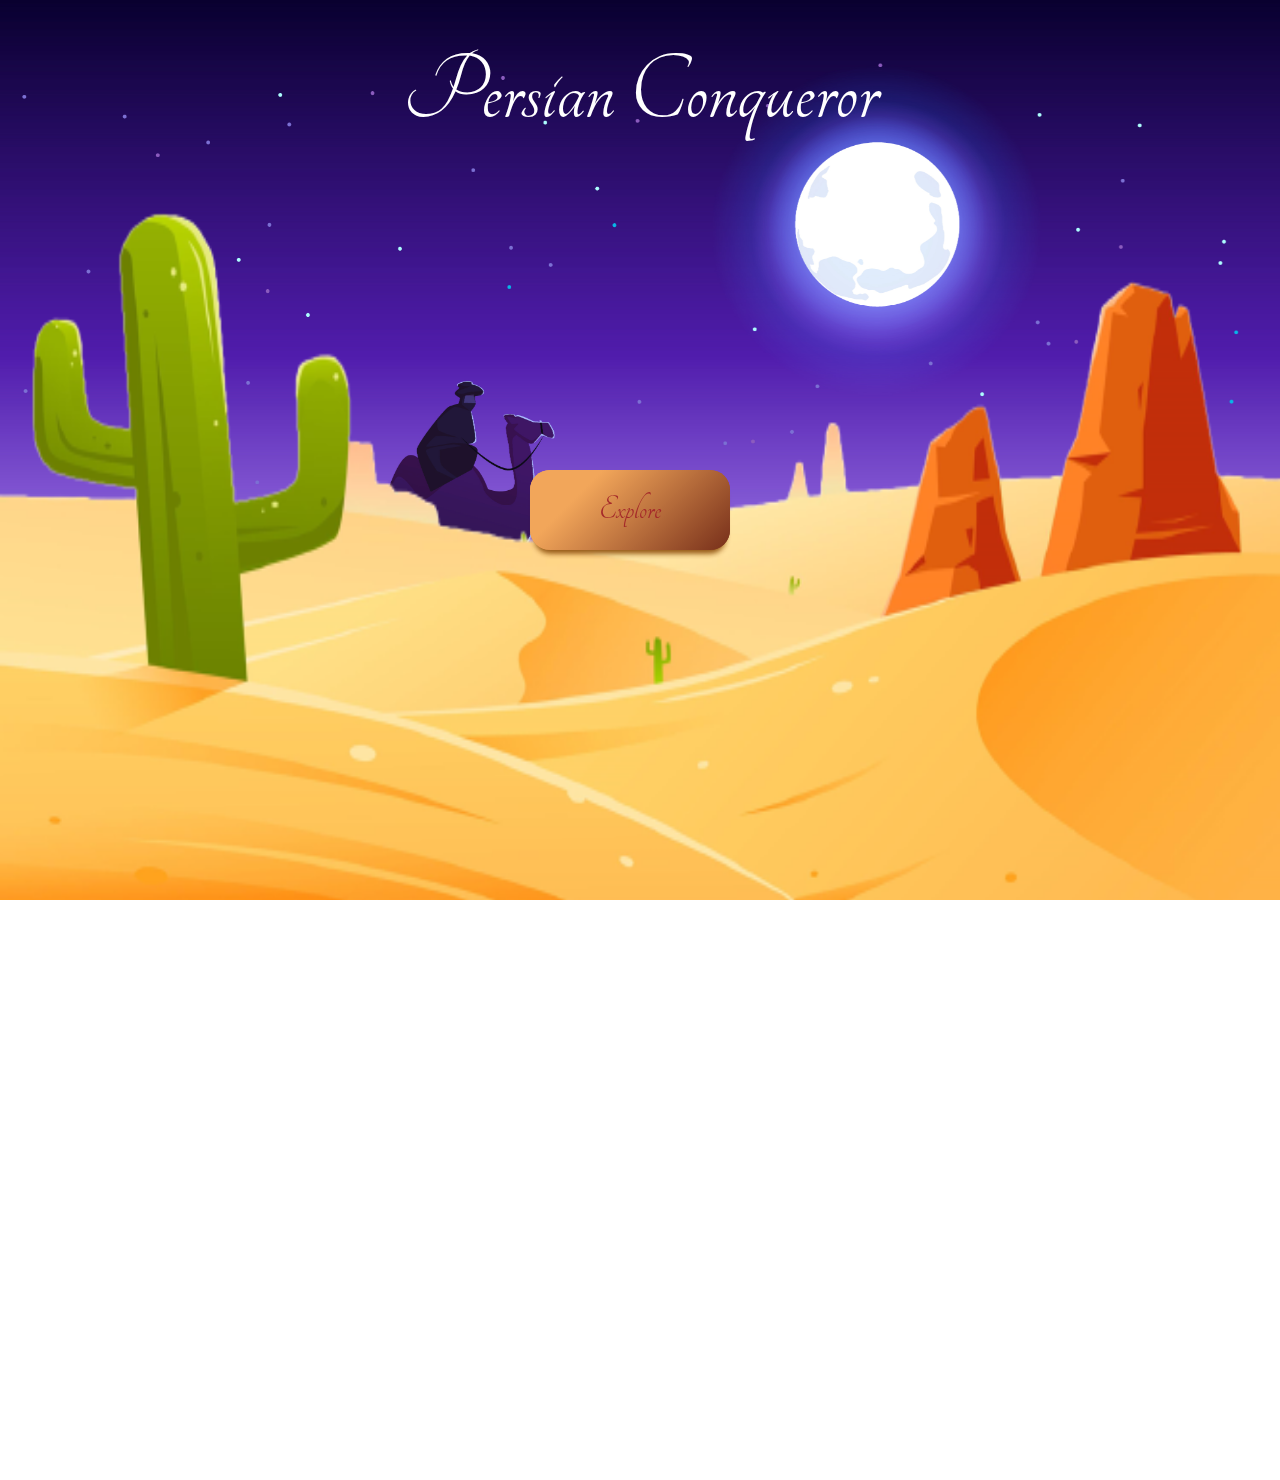
<file: Devsnest-Hackathon--main/index.html>
<!DOCTYPE html>
<html lang="en">
  <head>
    <meta charset="UTF-8" />
    <meta name="viewport" content="width=device-width, initial-scale=1.0" />
    <title>Parallax Effect | Pure CSS</title>
    <link rel="stylesheet" href="yo.css" />
  </head>
  <body>
      <div class="heading">
          Persian Conqueror
      </div>
    <div id="container">
      <p>
        Welcome to the game that has cult following of professionals players
        trying to achieve high scores.
      </p>

      <p>
        This platform is a Breakout game in which the player must smash a wall
        of lamps by deflecting the shield from the sword. The sword may move
        horizontally and is controlled with the help of Arrow Keys.
        The player gets 3 lives to start with; a life is lost if the shield hits
        the bottom of the screen. When all the lamps have been collected , the
        player advances to a new, harder level. There are 3 levels. As the level
        advances,the quantity of lamps increase. If all lives are lost, the game
        is over. There are special lamps, which give a boost in power if
        collected or may lower the speed of the shield.
      </p>
      <p>
        Moreover, the player can switch to light mode or dark mode according to
        his/her choice.
      </p>
      <p>Help Aladdin to collect all the lamps by clearing all the stages.</p>
      <p>Team 8Bit_coders welcomes you!</p>

      <div class="button-container-1">
        <a href="game.html"
          ><button class="enter" style="color: brown; margin-top: 230px">
            Play Now
          </button></a
        >
      </div>
    </div>

    <div class="button-container-1">
     
        <a id="link" href="#container" style="color: brown">
            <button class="enter">Explore</button>
        </a>
      
    </div>
    <header>
      <div class="clouds"></div>

      <img src="a-removebg-preview.png" />
    </header>
  </body>
</html>
</file>
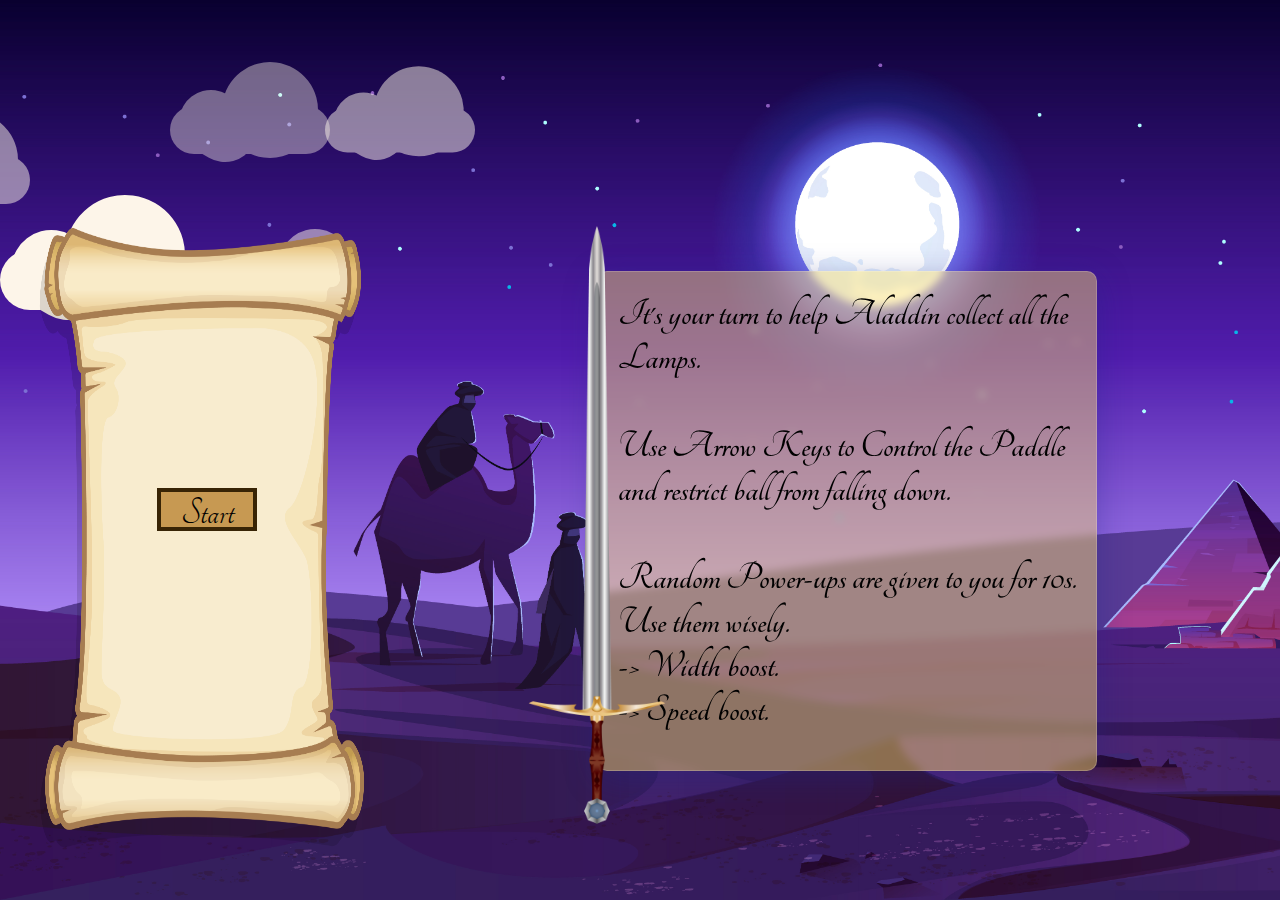
<file: Devsnest-Hackathon--main/game.html>
<!DOCTYPE html>
<html lang="en">
  <head>
    <meta charset="UTF-8" />
    <title>8bitcoders Hackathon Submission</title>

    <link rel="stylesheet" href="game2.css" />
    <style>
      * {
        font-family: "Germania One";
      }

      #gameover {
        z-index: 70;
        position: absolute;
        top: 20px;
        left: 500px;
        width: 610px;
        height: 710px;
        background: rgba(0, 0, 0, 0.5);
        display: none;
      }
      #youwon {
        width: 500px;
        background-color: rgb(199, 121, 58);
        box-shadow: 0 0 10px 10px rgb(209, 143, 37); 
        border: 3px solid Black;
        padding: 10px;
        margin-left: 60px;
        margin-top: 180px;
        display: none;
      }
      #youlose {
        width: 400px;
        text-align: center;
        background-color: rgb(199, 121, 58);
        box-shadow: 0 0 10px 10px rgb(209, 143, 37); 
        padding: 10px;
        border: 3px solid Black;
        height: 100px;
        margin-left: 110px;
        margin-top: 150px;
        display: none;
      }
      #restart {
        text-align: center;
        margin-top: 120px;
        margin-left: 170px;
        cursor: pointer;
        font-size: 1.25em;
        color: #fff;
        padding: 10px;
        width: 50%;
        background-color: rgb(41, 41, 41);
      }
      #restart:hover{
        background-color: black;
        box-shadow: 0 0 10px 10px rgb(209, 143, 37); 
      }
    </style>
  </head>
  <body>
    <div id="gameover">
      <div id="youwon">Congratulations! You Won!</div>
      <div id="youlose">Sorry! You Lose!</div>
      <div id="restart">Play Again!</div>
    </div>

    <canvas
      id="breakout"
      width="600"
      height="700"
      style="display: none"
    ></canvas>

    <div class="back">
      <div class="clouds">
        <div class="cloud x1"></div>
        <div class="cloud x2"></div>
        <div class="cloud x3"></div>
        <div class="cloud x4"></div>
        <div class="cloud x5"></div>
      </div>
    </div>
    <img src="img/scroll_1.png" alt="" />
    <img src="img/sword.png" alt="" class="sword" />
    <div class="rule">
      
      It's your turn to help Aladdin collect all the Lamps.

      <br />
      <br />
      Use Arrow Keys to Control the Paddle and restrict ball from falling down.
      <br />
      <br>
      Random Power-ups are given to you for 10s. Use them wisely.
      <br>
      -> Width boost.
      <br>
      -> Speed boost.
    </div>

    <div class="level_up">Level up!</div>
    <div class="life_down">Life --</div>
    <button class="btn">Start</button>
    <button class="pause">Pause</button>
    <button class="mode dark_mode mode_display">Dark Mode</button>
    <button class="mode light_mode">Light Mode</button>
    <button class="mute">Mute</button>


    <div class="power_up">
      <div class="speed_b">Speed Boost!</div>
      <div class="width_b">Width Boost!</div>
    </div>
    <!-- <script src="game.js"></script> -->
    <img src="img/score.png" alt="" class="score" />
    <div class="card">
      Score : <span class="score_up">0</span> <br />
      Life : <span class="life">0</span> <br />
      Level : <span class="level">0</span>
    </div>
    <img src="img/alla.png" alt="" class="alla" />

    <script src="game.js"></script>

    <script src="components.js"></script>
    <script src="game_main.js"></script>
  </body>
</html>
</file>
<file: Devsnest-Hackathon--main/yo.css>
@import url("https://fonts.googleapis.com/css2?family=Tangerine:wght@700&display=swap");

*{
    scroll-behavior: smooth;
}

html {
    margin: 0;
    padding: 0;
    width: 100%;
    height: 100%;
    overflow: hidden;
    
}

body {
    color: white;
    margin: 0;
    padding: 0;
    perspective: 1px;
    transform-style: preserve-3d;
    height: 100%;
    width: 100%;
    overflow-y: scroll;
    overflow-x: hidden;
}

header {
    box-sizing: border-box;
    min-height: 100vh;
    position: relative;
    transform-style: inherit;
    width: 100vw;
    text-align: center;
    text-transform: uppercase;
}

header h1 {
    margin: 0;
    position: absolute;
    top: 50%;
    left: 50%;
    transform: translate(-50%, -50%);
}

header,
header:before {
    background: 50% 50% / cover;
}

header::before {
    content: "";
    position: relative;
    top: 0;
    left: 0;
    right: 0;
    bottom: 0;
    display: block;
    background: url("bg_night.jpg");
    background-size: cover;
    transform-origin: center center 0;
    transform: translateZ(-1px) scale(2);
    z-index: -1;
    min-height: 100vh;
}


#container {
    z-index: 2;
    position: absolute;
    top: 100vh;
    background: black;
    line-height: 40px;
    font-weight: lighter;
    padding: 40px;
    color: grey;
    height: 500px;
    font-size: 20px;
}
@import url('https://fonts.googleapis.com/css2?family=Tangerine:wght@700&display=swap%27');
.enter{
    font-family: "Monument Extended", Arial, Helvetica, sans-serif;

    width: 200px;
    height: 80px;
    border-radius: 20px;
    border: brown;
    margin: 0;
    position: absolute;
    top: 50%;
    left: 50%;
    transform: translate(-50%, -50%);
    background-color: #772f1a;
background-image: linear-gradient(315deg, #772f1a 0%, #f2a65a 74%);
    
box-shadow: 0 8px 6px -6px rgb(150, 90, 23);
    z-index: 20;
    margin-left: -10px;
    margin-top: 60px;
    color:brown;
    font-size: 35px;
    font-family: 'Tangerine', cursive;
    cursor: pointer;
}
img{
    z-index: 20;
    /* display: none; */
    width: 100%;
    margin-top: -1200px;
    height: 110vh;
}

  
    .enter:before {
        content: '';
        background: linear-gradient(45deg, #ff0000, #ff7300, #fffb00, #48ff00, #00ffd5, #002bff, #7a00ff, #ff00c8, #ff0000);
        position: absolute;
        top: -2px;
        left:-2px;
        background-size: 400%;
        z-index: -1;
        filter: blur(5px);
        width: calc(100% + 4px);
        height: calc(100% + 4px);
       
        animation: glowing 20s linear infinite;
        opacity: 0;
        transition: opacity .3s ease-in-out;
        border-radius: 20px;
    }
    .enter:hover:before {
        opacity: 1;
    }
    
    .enter:after {
        z-index: -1;
        content: '';
        position: absolute;
        width: 100%;
        height: 100%;
        border: brown;
        background-color: #772f1a;
background-image: linear-gradient(315deg, #772f1a 0%, #f2a65a 74%);
box-shadow: 0 8px 6px -6px rgb(150, 90, 23);
        color: brown;
        left: 0;
        top: 0;
        border-radius: 20px;
        font-family: 'Tangerine', cursive;
    }
    .enter:hover:after{
        content: '';
        background: linear-gradient(45deg, #ff0000, #ff7300, #fffb00, #48ff00, #00ffd5, #002bff, #7a00ff, #ff00c8, #ff0000);
        position: absolute;
        top: -2px;
        left:-2px;
        background-size: 400%;
        z-index: -1;
        filter: blur(5px);
        width: calc(100% + 4px);
        height: calc(100% + 4px);
        
        animation: glowing 20s linear infinite;
        opacity: 0;
        transition: opacity .3s ease-in-out;
        border-radius: 20px;
    }
    
    @keyframes glowing {
        0% { background-position: 0 0; }
        50% { background-position: 400% 0; }
        100% { background-position: 0 0; }
    }
    
.clouds {
    position:absolute;
    top:0;
    left:0;
    right:0;
    bottom:0;
    width:100%;
    height:100%;
    display:block;
  }
  
  @keyframes move-twink-back {
    from {background-position:0 0;}
    to {background-position:-10000px 5000px;}
}
@-webkit-keyframes move-twink-back {
    from {background-position:0 0;}
    to {background-position:-10000px 5000px;}
}
@-moz-keyframes move-twink-back {
    from {background-position:0 0;}
    to {background-position:-10000px 5000px;}
}
@-ms-keyframes move-twink-back {
    from {background-position:0 0;}
    to {background-position:-10000px 5000px;}
}

@keyframes move-clouds-back {
    from {background-position:0 0;}
    to {background-position:10000px 0;}
}
@-webkit-keyframes move-clouds-back {
    from {background-position:0 0;}
    to {background-position:10000px 0;}
}
@-moz-keyframes move-clouds-back {
    from {background-position:0 0;}
    to {background-position:10000px 0;}
}
@-ms-keyframes move-clouds-back {
    from {background-position: 0;}
    to {background-position:10000px 0;}
}

 .clouds {
  position:absolute;
  top:0;
  left:0;
  right:0;
  bottom:0;
  width:100%;
  height:100%;
  display:block;
}



.clouds{
    background:transparent url(http://www.script-tutorials.com/demos/360/images/clouds3.png) repeat top center;
    z-index:3;

  -moz-animation:move-clouds-back 100s linear infinite;
  -ms-animation:move-clouds-back 100s linear infinite;
  -o-animation:move-clouds-back 100s linear infinite;
  -webkit-animation:move-clouds-back 100s linear infinite;
  animation:move-clouds-back 100s linear infinite;
}


/* Heading */

.heading{
    font-family: "Tangerine", cursive;
    width: 100%;
    margin-top: 40px;
    text-align: center;
    z-index: 90;
    position: absolute;
    font-size: 100px;

  }
</file>
<file: Devsnest-Hackathon--main/game2.css>
@import url("https://fonts.googleapis.com/css2?family=Tangerine:wght@700&display=swap");
* {
  padding: 0;
  margin: 0;
  box-sizing: border-box;
  font-family: "Tangerine", cursive;
  font-size: 40px;
}

#breakout {
  z-index: 10;
  display: none;
  top: 20px;
  left: 500px;
  position: absolute;
  /* background-color: rgba(0, 0, 0, 0.246); */
  background-color: rgba(207, 154, 85, 0.281);
}
img {
  width: 400px;
  height: 700px;
  z-index: 20;
  position: absolute;
  margin-top: -725px;
}
.score {
  margin-top: -589px;
  margin-left: 1175px;
  width: 313px;
  height: 338px;
}
.card {
  font-family: "Tangerine", cursive;
  margin-top: -589px;
  margin-left: 1185px;
  width: 313px;
  padding-top: 2.2rem;
  padding-left: 1.5em;
  position: absolute;
  font-size: 50px;
  height: 338px;
  z-index: 60;
}
.score_up,
.life,
.level {
  font-family: "Tangerine", cursive;
  font-size: 50px;
}
.rule {
  font-family: "Tangerine", cursive;
  font-size: 40px;
  width: 500px;
  height: 500px;
  background: rgba(250, 223, 110, 0.45);
  box-shadow: 0 8px 32px 0 rgba(31, 38, 135, 0.37);
  backdrop-filter: blur(4px);
  -webkit-backdrop-filter: blur(4px);
  border-radius: 10px;
  border: 1px solid rgba(255, 255, 255, 0.18);
  margin-left: 597px;
  margin-top: -629px;
  position: absolute;
  font: bolder;
  font-weight: 900;
  padding-left: 20px;
  padding-right: 10px;
  padding-top: 20px;
}

.mode {
  width: 200px;
  height: 43px;
  border: 4px solid #382405;
  font-family: "Tangerine", cursive;
  font-size: 40px;
  background: #c79952;
  position: absolute;
  padding-bottom: 10px;
  margin-top: -712px;
  margin-left: 1290px;
  z-index: 50;
  cursor: pointer;
}

.mode:hover, .mute:hover {
  background: #c58f3e;
  box-shadow: 0 0 10px 0 #a8782a inset, 0 0 10px 4px #a8782a;
}
.mode_display {
  display: none;
}
.mute{
  width: 200px;
  height: 43px;
  border: 4px solid #382405;
  font-family: "Tangerine", cursive;
  font-size: 40px;
  background: #c79952;
  position: absolute;
  padding-bottom: 10px;
  margin-top: -612px;
  margin-left: 1290px;
  z-index: 50;
  cursor: pointer;
}
.mute_on{
  border: 4px solid green; 
}

.sword {
  margin-left: 397px;
  width: 400px;
  height: 700px;
  z-index: 20;
  position: absolute;
  margin-top: -725px;
}
.back {
  width: 100vw;
  height: 100vh;
  background: url("img/night.jpg");
  background-size: cover;
  z-index: -3;
}

.dark {
  background: url("img/bg_main.jpg");
  background-size: cover;
}
.alla {
  margin-left: 1182px;
  margin-top: -376px;
  z-index: 2;
  height: 350px;
  width: 350px;
}

/* button */
.btn {
  width: 100px;
  height: 43px;
  border: 4px solid #382405;
  font-family: "Tangerine", cursive;
  font-size: 40px;
  background: #c79952;
  position: absolute;
  padding-bottom: 10px;
  margin-top: -412px;
  margin-left: 157px;
  z-index: 50;
  cursor: pointer;
}

/* Pause */

.pause {
  display: none;
  width: 100px;
  height: 43px;
  border: 4px solid #382405;
  font-family: "Tangerine", cursive;
  font-size: 40px;
  background: #c79952;
  position: absolute;
  padding-bottom: 10px;
  margin-top: -412px;
  margin-left: 157px;
  z-index: 50;
  cursor: pointer;
}

.speed_b,
.width_b {
  display: none;
  width: 180px;
  height: 53px;
  border: 4px solid #382405;
  font-family: "Tangerine", cursive;
  font-size: 40px;
  background: #c79952;
  position: absolute;
  padding: 5px 10px;
  padding-bottom: 10px;
  margin-top: -322px;
  margin-left: 115px;
  z-index: 50;
}
.width_b {
  width: 180px;
  margin-top: -232px;
  margin-left: 115px;
}

.level_up,
.life_down {
  display: none;
  width: 110px;
  height: 53px;
  border: 4px solid #382405;
  font-family: "Tangerine", cursive;
  font-size: 40px;
  background: #c79952;
  position: absolute;
  padding: 5px 10px;
  padding-bottom: 10px;
  margin-top: -492px;
  margin-left: 150px;
  z-index: 50;
}

.level_up {
  width: 140px;
  margin-top: -572px;
  margin-left: 135px;
}

.btn:hover,
.pause:hover {
  background: linear-gradient(#a8782a, #cc8c29);
  box-shadow: 0 0 10px 0 #a8782a inset, 0 0 10px 4px #a8782a;
  color: #382405;
}

.clouds {
  position: absolute;
  margin-top: 150px;
}

.cloud {
  width: 200px;
  height: 60px;
  background: rgb(253, 245, 233);
  border-radius: 200px;
  -moz-border-radius: 200px;
  -webkit-border-radius: 200px;
  margin-top: 100px;
  position: absolute;
}

.cloud:before,
.cloud:after {
  content: "";
  position: absolute;
  background: rgb(253, 245, 233);
  width: 100px;
  height: 80px;
  position: absolute;
  top: -15px;
  left: 10px;

  border-radius: 100px;
  -moz-border-radius: 100px;
  -webkit-border-radius: 100px;

  -webkit-transform: rotate(30deg);
  transform: rotate(30deg);
  -moz-transform: rotate(30deg);
}

.cloud:after {
  width: 120px;
  height: 120px;
  top: -55px;
  left: auto;
  right: 15px;
}
@keyframes moveclouds {
  0% {
    margin-left: 1000px;
  }
  100% {
    margin-left: -1000px;
  }
}
@-moz-keyframes moveclouds {
  0% {
    margin-left: 1000px;
  }
  100% {
    margin-left: -1000px;
  }
}
@-o-keyframes moveclouds {
  0% {
    margin-left: 1000px;
  }
  100% {
    margin-left: -1000px;
  }
}

/*Time to animate*/
.x1 {
  -webkit-animation: moveclouds 20s linear infinite;
  animation: moveclouds 20s linear infinite;
  -moz-animation: moveclouds 20s linear infinite;
  -o-animation: moveclouds 20s linear infinite;
}

/*variable speed, opacity, and position of clouds for realistic effect*/
.x2 {
  left: 200px;

  -webkit-transform: scale(0.6);
  -moz-transform: scale(0.6);
  transform: scale(0.6);
  opacity: 0.5; /*opacity proportional to the size*/

  /*Speed will also be proportional to the size and opacity*/
  /*More the speed. Less the time in 's' = seconds*/
  -webkit-animation: moveclouds 30s linear infinite;
  animation: moveclouds 30s linear infinite;
  -moz-animation: moveclouds 30s linear infinite;
  -o-animation: moveclouds 30s linear infinite;
}

.x3 {
  left: -150px;
  top: -100px;

  -webkit-transform: scale(0.8);
  -moz-transform: scale(0.8);
  transform: scale(0.8);
  opacity: 0.5; /*opacity proportional to the size*/

  -webkit-animation: moveclouds 25s linear infinite;
  animation: moveclouds 25s linear infinite;
  -moz-animation: moveclouds 25s linear infinite;
  -o-animation: moveclouds 25s linear infinite;
}

.x4 {
  left: 300px;
  top: -150px;

  -webkit-transform: scale(0.75);
  -moz-transform: scale(0.75);
  transform: scale(0.75);
  opacity: 0.5; /*opacity proportional to the size*/

  -webkit-animation: moveclouds 22s linear infinite;
  animation: moveclouds 22s linear infinite;
  -moz-animation: moveclouds 22s linear infinite;
  -o-animation: moveclouds 22s linear infinite;
}

.x5 {
  left: 150px;
  top: -150px;

  -webkit-transform: scale(0.8);
  -moz-transform: scale(0.8);
  transform: scale(0.8);
  opacity: 0.4; /*opacity proportional to the size*/

  -webkit-animation: moveclouds 20s linear infinite;
  animation: moveclouds 20s linear infinite;
  -moz-animation: moveclouds 20s linear infinite;
  -o-animation: moveclouds 20s linear infinite;
}

/*hide*/

.hide {
  display: none;
}
</file>
